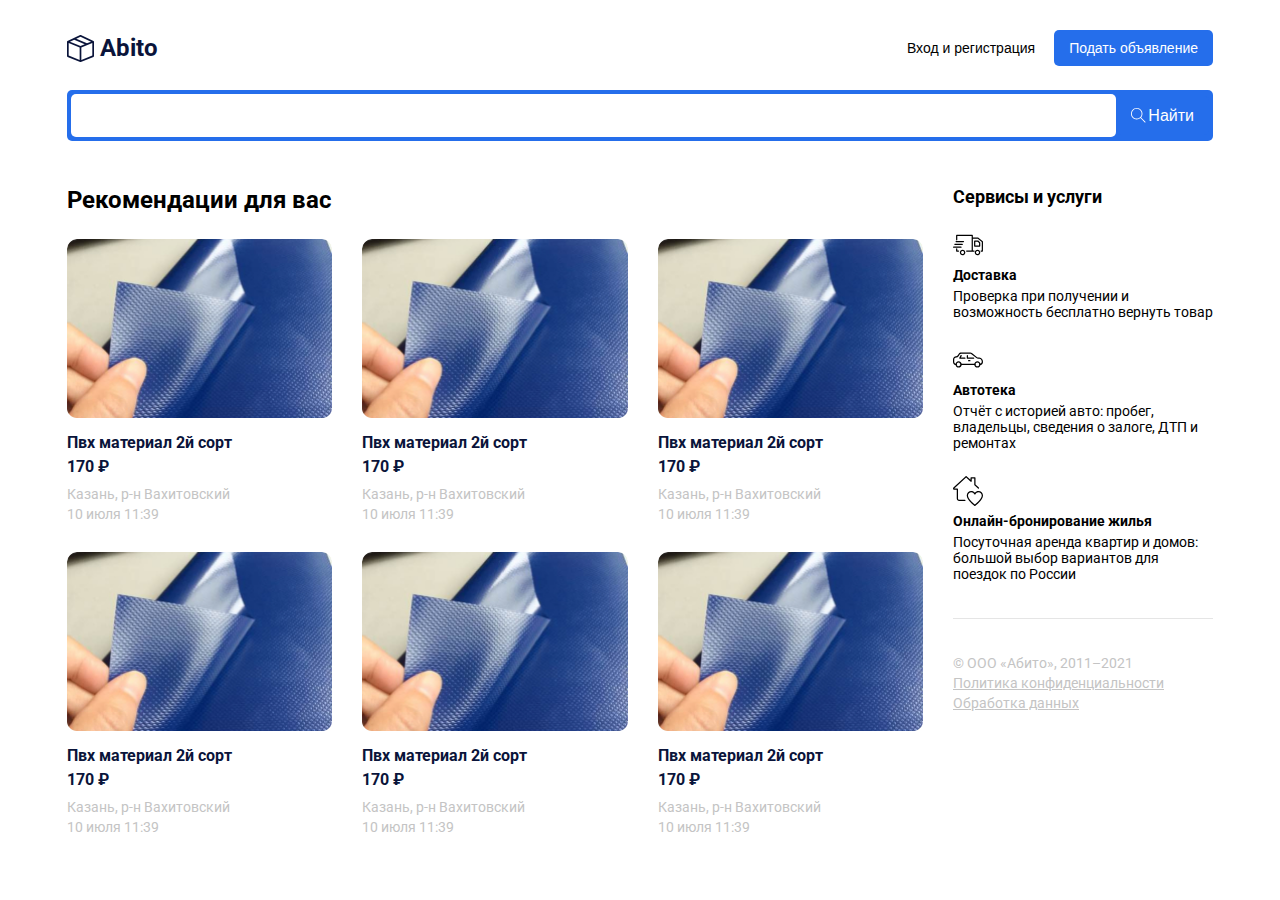
<file: index.html>
<!DOCTYPE html>
<html lang="en">
<head>
    <meta charset="UTF-8">
    <meta name="viewport" content="width=device-width, initial-scale=1.0">
    <title>Abito</title>
    <link rel="stylesheet" href="style.css">
</head>
<body>
    <header class="header">
        <div class="container">
            <div class="header__box">
                <a href="/" class="header__logo">
                    <img src="images/logo.svg" alt="logo">
                    <span>Abito</span>
                </a>
                <div class="header__controls">
                    <button class="btn btn-outline">Вход и регистрация</button>
                    <button class="btn btn-primary">Подать объявление</button>
                </div>
                <div class="header__burger">
                    <img src="images/burger.svg" alt="burger">
                </div>
            </div>
        </div>
    </header>
    <main>
        <section class="search">
            <div class="container">
                <div class="search__box">
                    <input type="text">
                    <button class="btn btn-primary search-btn">
                        <img class="search-btn__icon" src="images/search.svg" alt="search">
                        <span class="search-btn__text">Найти</span>
                    </button>
                </div>
            </div>
        </section>
        <section class="content">
            <div class="container">
                <div class="content-box">
                    <div class="content-main">
                        <h2 class="content-main__title">Рекомендации для вас</h2>
                        <div class="content-main__list">
                            <a href="/product.html" class="content-main__list-item">
                                <div class="content-main__list-item--img">
                                    <img  src="images/item.jpg" alt="">
                                </div>
                                <h5 class="content-main__list-item--title">
                                    Пвх материал 2й сорт
                                </h5>
                                <strong class="content-main__list-item--price">
                                    170 ₽
                                </strong>
                                <div class="content-main__list-item--desc-box">
                                    <span class="content-main__list-item--desc">
                                        Казань, р-н Вахитовский
                                    </span>
                                    <span class="content-main__list-item--desc">
                                        10 июля 11:39
                                    </span>
                                </div>
                            </a>
                            <a href="/product.html" class="content-main__list-item">
                                <div class="content-main__list-item--img">
                                    <img  src="images/item.jpg" alt="">
                                </div>
                                <h5 class="content-main__list-item--title">
                                    Пвх материал 2й сорт
                                </h5>
                                <strong class="content-main__list-item--price">
                                    170 ₽
                                </strong>
                                <div class="content-main__list-item--desc-box">
                                    <span class="content-main__list-item--desc">
                                        Казань, р-н Вахитовский
                                    </span>
                                    <span class="content-main__list-item--desc">
                                        10 июля 11:39
                                    </span>
                                </div>
                            </a>
                            <a href="/product.html" class="content-main__list-item">
                                <div class="content-main__list-item--img">
                                    <img  src="images/item.jpg" alt="">
                                </div>
                                <h5 class="content-main__list-item--title">
                                    Пвх материал 2й сорт
                                </h5>
                                <strong class="content-main__list-item--price">
                                    170 ₽
                                </strong>
                                <div class="content-main__list-item--desc-box">
                                    <span class="content-main__list-item--desc">
                                        Казань, р-н Вахитовский
                                    </span>
                                    <span class="content-main__list-item--desc">
                                        10 июля 11:39
                                    </span>
                                </div>
                            </a>
                            <a href="/product.html" class="content-main__list-item">
                                <div class="content-main__list-item--img">
                                    <img  src="images/item.jpg" alt="">
                                </div>
                                <h5 class="content-main__list-item--title">
                                    Пвх материал 2й сорт
                                </h5>
                                <strong class="content-main__list-item--price">
                                    170 ₽
                                </strong>
                                <div class="content-main__list-item--desc-box">
                                    <span class="content-main__list-item--desc">
                                        Казань, р-н Вахитовский
                                    </span>
                                    <span class="content-main__list-item--desc">
                                        10 июля 11:39
                                    </span>
                                </div>
                            </a>
                            <a href="/product.html" class="content-main__list-item">
                                <div class="content-main__list-item--img">
                                    <img  src="images/item.jpg" alt="">
                                </div>
                                <h5 class="content-main__list-item--title">
                                    Пвх материал 2й сорт
                                </h5>
                                <strong class="content-main__list-item--price">
                                    170 ₽
                                </strong>
                                <div class="content-main__list-item--desc-box">
                                    <span class="content-main__list-item--desc">
                                        Казань, р-н Вахитовский
                                    </span>
                                    <span class="content-main__list-item--desc">
                                        10 июля 11:39
                                    </span>
                                </div>
                            </a>
                            <a href="/product.html" class="content-main__list-item">
                                <div class="content-main__list-item--img">
                                    <img  src="images/item.jpg" alt="">
                                </div>
                                <h5 class="content-main__list-item--title">
                                    Пвх материал 2й сорт
                                </h5>
                                <strong class="content-main__list-item--price">
                                    170 ₽
                                </strong>
                                <div class="content-main__list-item--desc-box">
                                    <span class="content-main__list-item--desc">
                                        Казань, р-н Вахитовский
                                    </span>
                                    <span class="content-main__list-item--desc">
                                        10 июля 11:39
                                    </span>
                                </div>
                            </a>

                        </div>
                    </div>
                    <div class="content-side"> 
                        <h3 class="content-side__title">Сервисы и услуги</h3>
                        <div class="content-side__box">
                            <div class="content-side__list">
                                <div class="content-side__list-item">
                                    <img class="content-side__list-item--img" src="images/side1.svg" alt="side1">
                                    <h5 class="content-side__list-item--title">Доставка</h5>
                                    <p class="content-side__list-item--text">Проверка при получении и возможность бесплатно вернуть товар</p>
                                </div>
                                <div class="content-side__list-item">
                                    <img class="content-side__list-item--img" src="images/side2.svg" alt="side2">
                                    <h5 class="content-side__list-item--title">Автотека</h5>
                                    <p class="content-side__list-item--text">Отчёт с историей авто: пробег, владельцы, сведения о залоге, ДТП и ремонтах</p>
                                </div>
                                <div class="content-side__list-item">
                                    <img class="content-side__list-item--img" src="images/side3.svg" alt="side3">
                                    <h5 class="content-side__list-item--title">Онлайн-бронирование жилья</h5>
                                    <p class="content-side__list-item--text">Посуточная аренда квартир и домов: большой выбор вариантов для поездок по России</p>
                                </div>
                            </div>
                            <div class="content-side__footer">
                                <p class="content-side__footer--item">© ООО «Абито», 2011–2021</p>
                                <a href="#" class="content-side__footer--item">Политика конфиденциальности</a>
                                <a href="#" class="content-side__footer--item">Обработка данных</a>
                            </div>
                        </div>

                    </div>
                </div>
            </div>
        </section>

    </main>
</body>
</html>
</file>
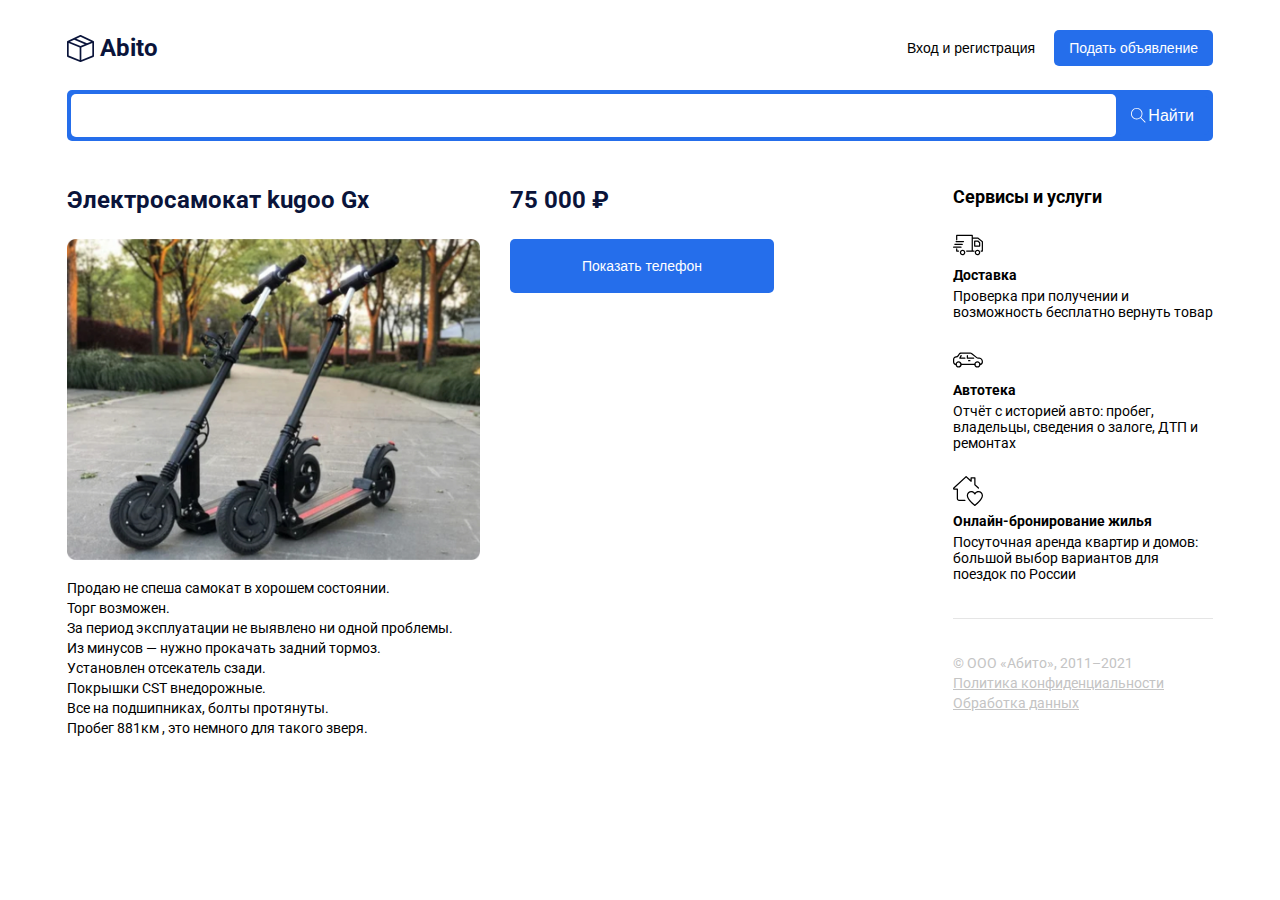
<file: product.html>
<!DOCTYPE html>
<html lang="en">
<head>
    <meta charset="UTF-8">
    <meta name="viewport" content="width=device-width, initial-scale=1.0">
    <title>Abito</title>
    <link rel="stylesheet" href="style.css">
</head>
<body>
    <header class="header">
        <div class="container">
            <div class="header__box">
                <a href="/" class="header__logo">
                    <img src="images/logo.svg" alt="logo">
                    <span>Abito</span>
                </a>
                <div class="header__controls">
                    <button class="btn btn-outline">Вход и регистрация</button>
                    <button class="btn btn-primary">Подать объявление</button>
                </div>
                <div class="header__burger">
                    <img src="images/burger.svg" alt="burger">
                </div>
            </div>
        </div>
    </header>
    <main>
        <section class="search">
            <div class="container">
                <div class="search__box">
                    <input type="text">
                    <button class="btn btn-primary search-btn">
                        <img class="search-btn__icon" src="images/search.svg" alt="search">
                        <span class="search-btn__text">Найти</span>
                    </button>
                </div>
            </div>
        </section>
        <section class="content">
            <div class="container">
                <div class="content-box">
                    <div class="content-product">
                        <div class="content-product__left">
                            <h2 class="content-product__title">Электросамокат kugoo Gx</h2>
                            <img class="content-product__img" src="images/product_image.jpg" alt="product_image">
                            <p class="content-product__text">
                                Продаю не спеша самокат в хорошем состоянии.<br>
                                Торг возможен.<br>
                                За период эксплуатации не выявлено ни одной проблемы.<br>
                                Из минусов — нужно прокачать задний тормоз.<br>
                                Установлен отсекатель сзади.<br>
                                Покрышки CST внедорожные.<br>
                                Все на подшипниках, болты протянуты.<br>
                                Пробег 881км , это немного для такого зверя.
                            </p>
                        </div>
                        <div class="content-product__right">
                            <h2 class="content-product__price">75 000 ₽</h2>
                            <button class="btn btn-primary btn-large">Показать телефон</button>

                        </div>
                    </div>
                    <div class="content-side"> 
                        <h3 class="content-side__title">Сервисы и услуги</h3>
                        <div class="content-side__box">
                            <div class="content-side__list">
                                <div class="content-side__list-item">
                                    <img class="content-side__list-item--img" src="images/side1.svg" alt="side1">
                                    <h5 class="content-side__list-item--title">Доставка</h5>
                                    <p class="content-side__list-item--text">Проверка при получении и возможность бесплатно вернуть товар</p>
                                </div>
                                <div class="content-side__list-item">
                                    <img class="content-side__list-item--img" src="images/side2.svg" alt="side2">
                                    <h5 class="content-side__list-item--title">Автотека</h5>
                                    <p class="content-side__list-item--text">Отчёт с историей авто: пробег, владельцы, сведения о залоге, ДТП и ремонтах</p>
                                </div>
                                <div class="content-side__list-item">
                                    <img class="content-side__list-item--img" src="images/side3.svg" alt="side3">
                                    <h5 class="content-side__list-item--title">Онлайн-бронирование жилья</h5>
                                    <p class="content-side__list-item--text">Посуточная аренда квартир и домов: большой выбор вариантов для поездок по России</p>
                                </div>
                            </div>
                            <div class="content-side__footer">
                                <p class="content-side__footer--item">© ООО «Абито», 2011–2021</p>
                                <a href="#" class="content-side__footer--item">Политика конфиденциальности</a>
                                <a href="#" class="content-side__footer--item">Обработка данных</a>
                            </div>
                        </div>

                    </div>
                </div>
            </div>
        </section>

    </main>
</body>
</html>
</file>
<file: style.css>
@import url('https://fonts.googleapis.com/css2?family=Roboto:ital,wght@0,100..900;1,100..900&display=swap');

*{
    box-sizing: border-box;
}
h1,h2,h3,h4,h5{
    margin: 0;
    padding: 0;
}
body{
    margin: 0;
    font-family: "Roboto", sans-serif;
}

.btn{
    line-height: 16px;
    font-size: 14px;
    font-weight: 400;
    padding: 10px 15px;
    border-radius: 5px;
    border: none;
    cursor: pointer;
}
.btn-outline{
    background-color: transparent;
}
.btn-primary{
    background-color: #256EEB;
    color: white;
}
.container{
    width: 100%;
    max-width: 1170px;
    padding: 0 12px;
    margin: 0 auto;
}
.header{
    padding-top: 30px;
    padding-bottom: 24px;
}
.header__box{
    display: flex;
    justify-content: space-between;
    
}
.header__logo {
    display: flex;
    justify-content: start;
    align-items: center;
    text-decoration: none;
}

.header__logo span{
    line-height: 28px;
    font-size: 24px;
    font-weight: 700;
    margin-left: 6px;
    color: #0A143A;
}
.header__burger{
    width: 30px;
    height: 19px;
    display: none;
}
.search{
    margin-bottom: 45px;
}
.search__box{
    width: 100%;
    border-radius: 5px;
    background-color: #256EEB;
    padding: 4px;
    display: flex;
    align-items: center;
    justify-content: flex-start;
}
.search__box input{
    flex-grow: 1;
    outline: none;
    padding: 14px 22px;
    border-radius: 5px;
    border: none;
    min-width: 0;
}
.search-btn{
    display: flex;
    align-items: center;
}
.search-btn .search-btn__text{
    margin-left: 2px;
    font-size: 16px;
    line-height: 19px;
}
.search-btn .search-btn__icon{
    width: 15px;
    height: 15px;
}

.content{
    padding-bottom: 50px;
}
.content-box{
    display: flex;
    justify-content: space-between;
    align-items: flex-start;
    gap: 30px;
}
.content-main{
    flex-grow: 1;

}
.content-side{
    width: 260px;
    min-width: 260px;
}
.content-main__title{
    font-size: 24px;
    line-height: 28px;
    margin-top: 0;
    margin-bottom: 25px;
}
.content-main__list{
    display: flex;
    justify-content: space-between;
    flex-wrap: wrap;
    row-gap: 30px;
}
.content-main__list-item{
    width: calc((100% - 60px) / 3);
    display: flex;
    flex-direction: column;
    align-items: flex-start;
    border-radius: 10px;
    overflow: hidden;
    text-decoration: none;
}
.content-main__list-item--img{
    width: 100%;
    display: flex;

}
.content-main__list-item--img img{
    width: 100%;
}
.content-main__list-item--title{
    color: #0A143A;
    font-size: 16px;
    line-height: 19px;
    margin-top: 15px;
    margin-bottom: 5px;
}
.content-main__list-item:hover .content-main__list-item--title{
    color: #256EEB;
}
.content-main__list-item--price{
    color: #0A143A;
    font-size: 16px;
    line-height: 19px;
    margin-bottom: 10px;

}
.content-main__list-item--desc{
    font-size: 14px;
    line-height: 16px;
    color: #C4C4C4;
}
.content-main__list-item--desc-box{
    display: flex;
    flex-direction: column;
    row-gap: 4px;
}

.content-side__title{
    font-size: 18px;
    line-height: 21px;
    margin-top: 0;
    margin-bottom: 23px;
}

.content-side__list{
    display: flex;
    flex-direction: column;
    justify-content: space-between;
    height: 100%;
    gap: 25px;
    border-bottom: 1px solid #E5E5E5;
    padding-bottom: 36px;
    margin-bottom: 36px;

}
.content-side__list-item{
    display: flex;
    flex-direction: column;
    align-items: flex-start;

}
.content-side__list-item--title{
    margin-top: 7px;
    margin-bottom: 5px;
    font-size: 14px;
    line-height: 16px;
}
.content-side__list-item--text{
    font-size: 14px;
    line-height: 16px;
    margin: 0;
}
.content-side__footer{
    display: flex;
    flex-direction: column;
    gap: 4px;
}
.content-side__footer--item{
    color: #C4C4C4;
    margin: 0;
    font-size: 14px;
    line-height: 16px;
}
.content-product{
    display: flex;
    flex-grow: 1;
    gap: 30px;
}
.content-product__left{
    flex-basis: 50%;
}
.content-product__right{
    flex-basis: 50%;
}
.content-product__title,
.content-product__price{
    font-size: 24px;
    line-height: 28px;
    margin-top: 0;
    margin-bottom: 25px;
    color: #0A143A;
}
.content-product__img{
    width: 100%;
}
.content-product__text{
    font-size: 14px;
    line-height: 20px; 
}
.btn-large{
    padding: 19px 72px;
}





@media (max-width: 1200px){
    .container{
        max-width: 930px;
    }
    .content-main__list-item{
        width: calc((100% - 30px) / 2);

    }
}
@media (max-width: 991px){
    .container{
        max-width: 730px;
    }
    .content-box{
        flex-direction: column;
    }
    .content-main{
        width: 100%;
    }
    .content-side{
        width: 100%;
        min-width: none;
    }
    .content-product{
        flex-direction: column;
    }
    .content-product__left{
        flex-basis: 100%;
        width: 100%;
    }
    .content-product__right{
        flex-basis: 100%;
        width: 100%;
    }
}
@media (max-width: 786px) {
    .container{
        max-width: 100%;
    }
    .header__burger{
        display: block;
    }
    .header__controls{
        display: none;
    } 
    .search-btn .search-btn__text{
        display: none;
    }
    
}
@media (max-width: 480px){
    .content-main__list-item{
        width: 100%;
    }
}
</file>
